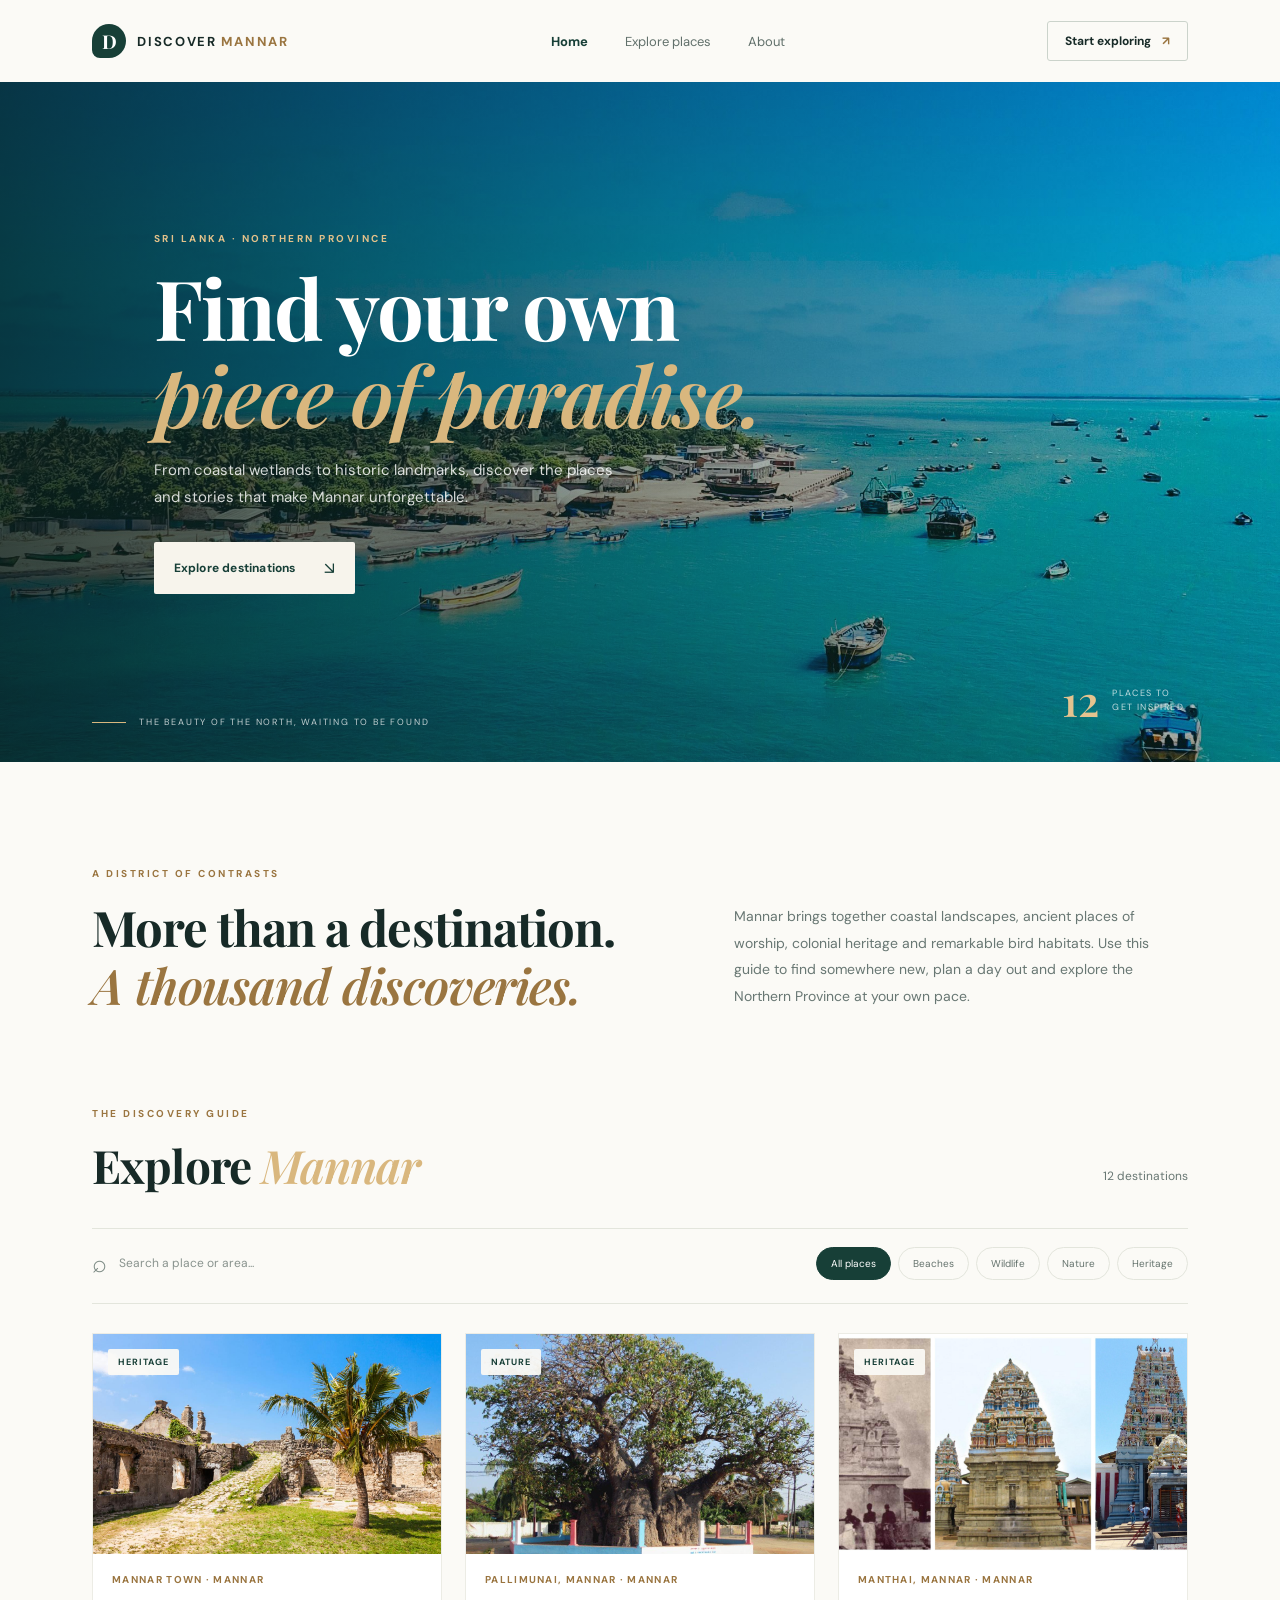
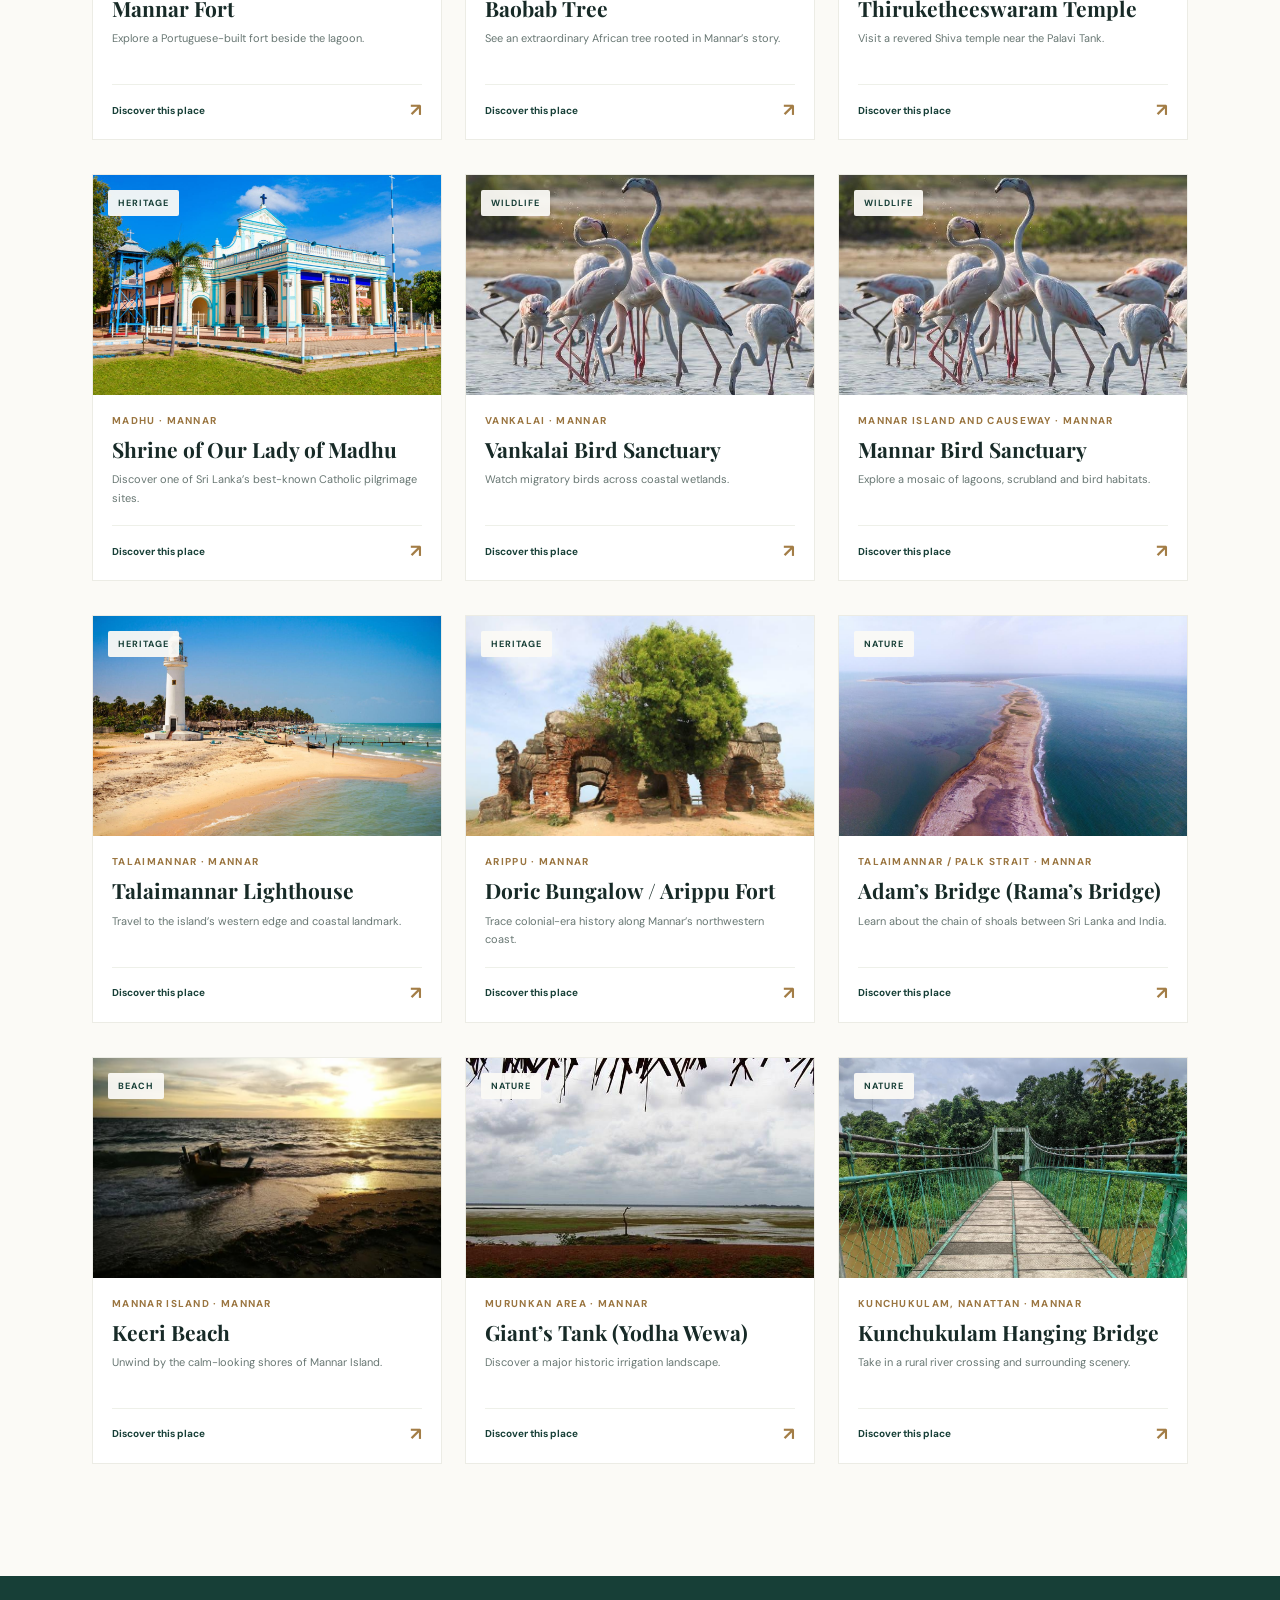
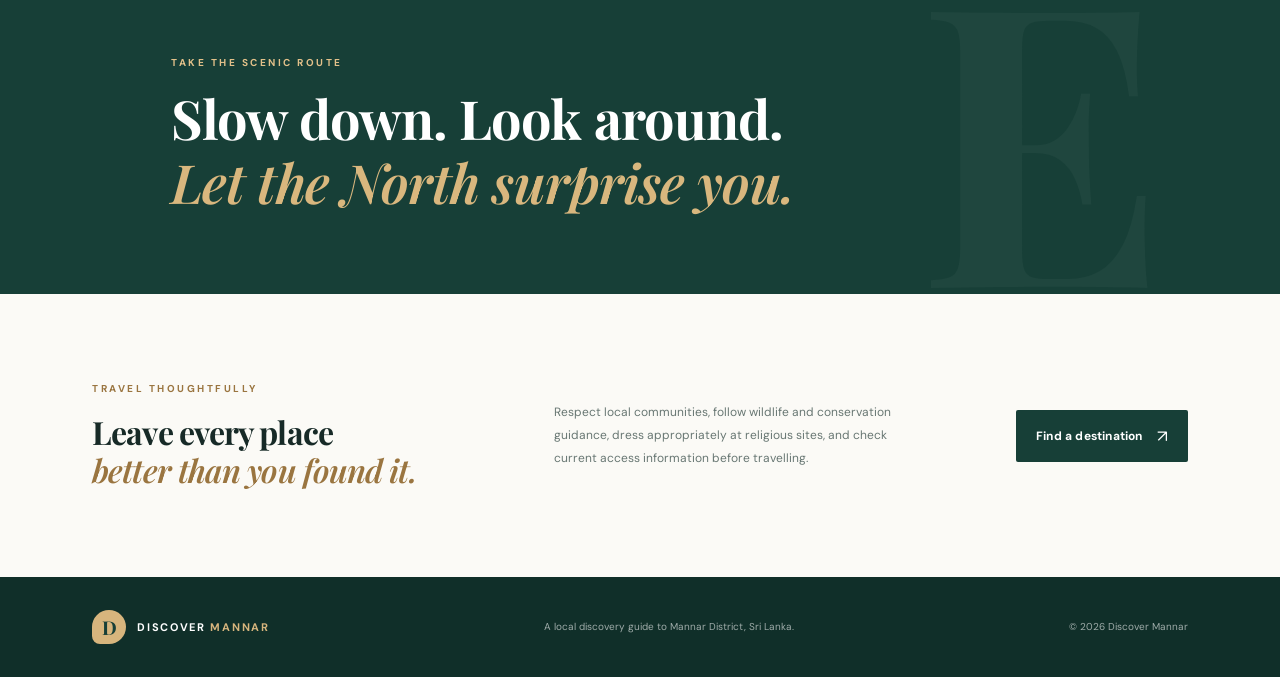
<file: index.html>
<!DOCTYPE html>
<html lang="en">
<head>
  <meta charset="UTF-8">
  <meta name="viewport" content="width=device-width, initial-scale=1.0">
  <meta name="description" content="Discover the beaches, wildlife, nature and heritage of Mannar District, Sri Lanka.">
  <title>Discover Mannar | Explore the North</title>
  <link rel="preconnect" href="https://fonts.googleapis.com">
  <link rel="preconnect" href="https://fonts.gstatic.com" crossorigin>
  <link href="https://fonts.googleapis.com/css2?family=DM+Sans:wght@400;500;600;700&family=Playfair+Display:wght@600;700;800&display=swap" rel="stylesheet">
  <link rel="stylesheet" href="css/style.css">
</head>
<body>
  <header class="site-header">
    <a class="brand" href="index.html"><span class="brand-mark">D</span><span>DISCOVER<span class="brand-accent"> MANNAR</span></span></a>
    <button class="menu-toggle" id="menuToggle" aria-label="Toggle navigation" aria-expanded="false">☰</button>
    <nav class="main-nav" id="mainNav">
      <a class="active" href="index.html">Home</a>
      <a href="#destinations">Explore places</a>
      <a href="#about">About</a>
    </nav>
    <a class="nav-cta" href="#destinations">Start exploring <span>↗</span></a>
  </header>

  <main>
    <section class="hero">
      <div class="hero-shade"></div>
      <div class="hero-content">
        <p class="eyebrow light">SRI LANKA · NORTHERN PROVINCE</p>
        <h1>Find your own<br><em>piece of paradise.</em></h1>
        <p class="hero-copy">From coastal wetlands to historic landmarks, discover the places and stories that make Mannar unforgettable.</p>
        <a class="button button-light" href="#destinations">Explore destinations <span>↘</span></a>
      </div>
      <div class="hero-note"><span class="note-line"></span><span>THE BEAUTY OF THE NORTH, WAITING TO BE FOUND</span></div>
      <div class="hero-count"><strong>12</strong><span>PLACES TO<br>GET INSPIRED</span></div>
    </section>

    <section class="intro section-wrap" id="about">
      <div>
        <p class="eyebrow">A DISTRICT OF CONTRASTS</p>
        <h2>More than a destination.<br><em>A thousand discoveries.</em></h2>
      </div>
      <p class="intro-copy">Mannar brings together coastal landscapes, ancient places of worship, colonial heritage and remarkable bird habitats. Use this guide to find somewhere new, plan a day out and explore the Northern Province at your own pace.</p>
    </section>

    <section class="destination-section section-wrap" id="destinations">
      <div class="section-heading">
        <div>
          <p class="eyebrow">THE DISCOVERY GUIDE</p>
          <h2>Explore <em>Mannar</em></h2>
        </div>
        <p class="result-count" id="resultCount">12 destinations</p>
      </div>

      <div class="discover-controls">
        <label class="search-box">
          <span aria-hidden="true">⌕</span>
          <input type="search" id="searchInput" placeholder="Search a place or area..." autocomplete="off">
        </label>
        <div class="filter-list" id="filterList" aria-label="Filter destinations">
          <button class="filter-chip active" data-category="All">All places</button>
          <button class="filter-chip" data-category="Beach">Beaches</button>
          <button class="filter-chip" data-category="Wildlife">Wildlife</button>
          <button class="filter-chip" data-category="Nature">Nature</button>
          <button class="filter-chip" data-category="Heritage">Heritage</button>
        </div>
      </div>

      <div class="destination-grid" id="destinationGrid" aria-live="polite"></div>
      <div class="empty-state" id="emptyState" hidden>
        <span>⌕</span><h3>No places found</h3><p>Try another name or choose a different category.</p>
        <button class="text-button" id="resetFilters">Clear filters ↗</button>
      </div>
    </section>

    <section class="quote-band">
      <div class="quote-inner">
        <p class="eyebrow light">TAKE THE SCENIC ROUTE</p>
        <h2>Slow down. Look around.<br><em>Let the North surprise you.</em></h2>
      </div>
    </section>

    <section class="visit-strip section-wrap">
      <div><p class="eyebrow">TRAVEL THOUGHTFULLY</p><h2>Leave every place<br><em>better than you found it.</em></h2></div>
      <p>Respect local communities, follow wildlife and conservation guidance, dress appropriately at religious sites, and check current access information before travelling.</p>
      <a class="button button-dark" href="#destinations">Find a destination <span>↗</span></a>
    </section>
  </main>

  <footer class="site-footer">
    <a class="brand brand-footer" href="index.html"><span class="brand-mark">D</span><span>DISCOVER<span class="brand-accent"> MANNAR</span></span></a>
    <p>A local discovery guide to Mannar District, Sri Lanka.</p>
    <span class="footer-copy">© <span id="year"></span> Discover Mannar</span>
  </footer>

  <script src="js/places.js"></script>
  <script src="js/main.js"></script>
</body>
</html>
</file>
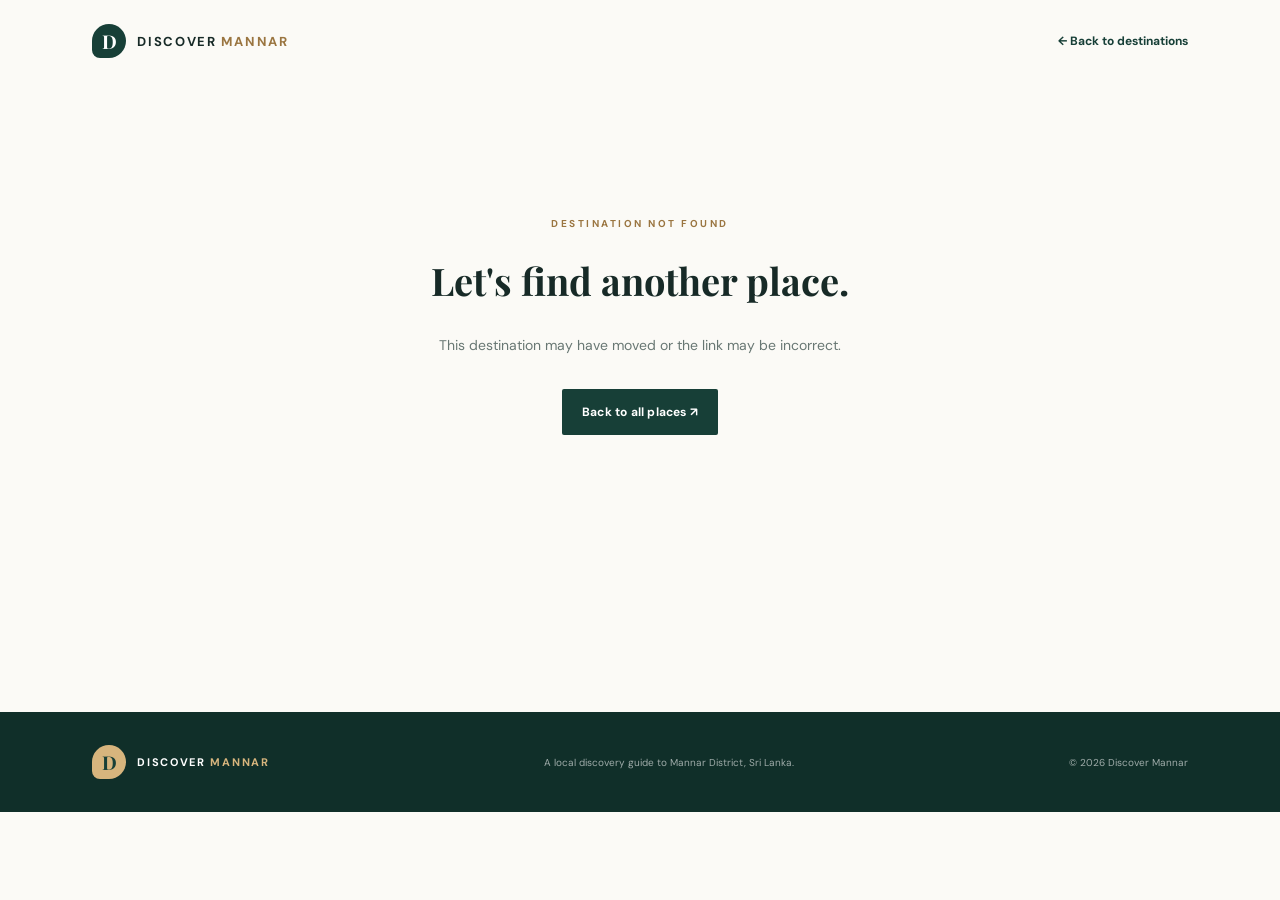
<file: details.html>
<!DOCTYPE html>
<html lang="en">
<head>
  <meta charset="UTF-8">
  <meta name="viewport" content="width=device-width, initial-scale=1.0">
  <meta name="description" content="Explore destination information and map directions for places in Mannar District.">
  <title>Place details | Discover Mannar</title>
  <link rel="preconnect" href="https://fonts.googleapis.com">
  <link rel="preconnect" href="https://fonts.gstatic.com" crossorigin>
  <link href="https://fonts.googleapis.com/css2?family=DM+Sans:wght@400;500;600;700&family=Playfair+Display:wght@600;700;800&display=swap" rel="stylesheet">
  <link rel="stylesheet" href="css/style.css">
</head>
<body class="details-page">
  <header class="site-header">
    <a class="brand" href="index.html"><span class="brand-mark">D</span><span>DISCOVER<span class="brand-accent"> MANNAR</span></span></a>
    <a class="back-link" href="index.html#destinations">← Back to destinations</a>
  </header>
  <main id="placeDetails" class="details-main section-wrap">
    <p class="loading">Loading destination...</p>
  </main>
  <footer class="site-footer">
    <a class="brand brand-footer" href="index.html"><span class="brand-mark">D</span><span>DISCOVER<span class="brand-accent"> MANNAR</span></span></a>
    <p>A local discovery guide to Mannar District, Sri Lanka.</p>
    <span class="footer-copy">© <span id="year"></span> Discover Mannar</span>
  </footer>
  <script src="js/places.js"></script>
  <script src="js/details.js"></script>
</body>
</html>
</file>
<file: css/style.css>
/* Discover Mannar — modern editorial travel guide */
:root {
  --ink: #172a27;
  --muted: #687773;
  --forest: #173f37;
  --forest-2: #24584d;
  --sand: #f4f1e9;
  --paper: #fbfaf6;
  --line: #e3e5dc;
  --accent: #d8a75b;
  --serif: "Playfair Display", Georgia, serif;
  --sans: "DM Sans", Arial, sans-serif;
}
* { box-sizing: border-box; }
html { scroll-behavior: smooth; }
body { margin: 0; background: var(--paper); color: var(--ink); font-family: var(--sans); }
a { color: inherit; text-decoration: none; }
button, input { font: inherit; }
.site-header { height: 82px; padding: 0 7.2%; display: flex; align-items: center; justify-content: space-between; background: var(--paper); position: relative; z-index: 5; }
.brand { display: inline-flex; align-items: center; gap: 11px; font-size: 13px; font-weight: 700; letter-spacing: 1.7px; }
.brand-mark { width: 34px; height: 34px; display: grid; place-items: center; background: var(--forest); color: white; border-radius: 50% 50% 50% 8px; font-family: var(--serif); font-size: 19px; letter-spacing: 0; }
.brand-accent { color: #9a7540; }
.main-nav { display: flex; gap: 37px; align-items: center; color: #61706b; font-size: 13px; }
.main-nav a { transition: color .2s; }
.main-nav a:hover, .main-nav a.active { color: var(--forest); }
.main-nav a.active { font-weight: 700; }
.nav-cta { border: 1px solid #cbd3cb; padding: 11px 17px; border-radius: 3px; font-size: 12px; font-weight: 700; }
.nav-cta span { color: #9a7540; padding-left: 8px; }
.menu-toggle { display: none; border: 0; background: transparent; font-size: 24px; color: var(--forest); }
.hero { min-height: 590px; height: min(680px, 74vw); position: relative; display: flex; align-items: center; padding: 0 12%; color: white; overflow: hidden; background: #304b40 url("../assets/bg_place.jpg") center 52%/cover no-repeat; }
.hero-shade { position: absolute; inset: 0; background: linear-gradient(90deg, rgba(9,30,26,.78), rgba(12,36,31,.36) 58%, rgba(12,36,31,.06)), linear-gradient(0deg, rgba(9,30,26,.26), transparent 50%); }
.hero-content { position: relative; z-index: 1; max-width: 660px; padding-bottom: 18px; }
.eyebrow { font-size: 10px; font-weight: 700; letter-spacing: 2.5px; color: #9a7540; margin: 0 0 18px; }
.eyebrow.light { color: #e3c18a; }
.hero h1 { font: 700 clamp(48px, 6.5vw, 83px)/1.05 var(--serif); letter-spacing: -2px; margin: 0 0 20px; }
.hero h1 em, h2 em { font-weight: 600; color: #d9b77e; }
.hero-copy { color: rgba(255,255,255,.83); font-size: 15px; line-height: 1.8; max-width: 470px; margin: 0 0 31px; }
.button { display: inline-flex; align-items: center; gap: 28px; padding: 15px 20px; font-size: 12px; font-weight: 700; letter-spacing: .2px; transition: transform .2s, background .2s; border-radius: 2px; }
.button:hover { transform: translateY(-2px); }
.button-light { background: #f7f4ec; color: var(--forest); }
.button-dark { background: var(--forest); color: white; }
.button span { font-size: 17px; font-weight: 400; }
.hero-note { position: absolute; bottom: 34px; left: 7.2%; display: flex; gap: 13px; align-items: center; color: rgba(255,255,255,.75); font-size: 9px; letter-spacing: 1.8px; }
.note-line { width: 34px; height: 1px; background: #d9b77e; }
.hero-count { position: absolute; right: 7.5%; bottom: 34px; display: flex; align-items: center; gap: 13px; }
.hero-count strong { font: 600 42px var(--serif); color: #e4c38f; }
.hero-count span { font-size: 9px; line-height: 1.6; letter-spacing: 1.4px; color: rgba(255,255,255,.75); }
.section-wrap { width: min(1120px, 85.6%); margin: auto; }
.intro { display: grid; grid-template-columns: 1.1fr .9fr; gap: 8%; align-items: end; padding-top: 105px; padding-bottom: 93px; }
h2 { font: 700 clamp(34px, 4vw, 49px)/1.18 var(--serif); letter-spacing: -.9px; margin: 0; }
.intro h2 em, .visit-strip h2 em { color: #9a7540; }
.intro-copy { max-width: 460px; color: var(--muted); font-size: 14px; line-height: 1.9; margin: 0 0 4px; }
.destination-section { padding-bottom: 112px; }
.section-heading { display: flex; justify-content: space-between; align-items: end; margin-bottom: 36px; }
.section-heading h2 { font-size: 46px; }
.result-count { font-size: 12px; color: var(--muted); margin: 0 0 8px; }
.discover-controls { display: flex; align-items: center; justify-content: space-between; gap: 22px; padding: 18px 0 23px; border-top: 1px solid var(--line); border-bottom: 1px solid var(--line); margin-bottom: 29px; }
.search-box { display: flex; align-items: center; gap: 10px; min-width: 260px; color: #7c8a84; }
.search-box span { font-size: 25px; line-height: 1; }
.search-box input { width: 100%; border: 0; outline: 0; background: transparent; color: var(--ink); font-size: 12px; }
.search-box input::placeholder { color: #89938e; }
.filter-list { display: flex; flex-wrap: wrap; justify-content: flex-end; gap: 7px; }
.filter-chip { border: 1px solid var(--line); background: transparent; color: #65736d; border-radius: 30px; padding: 9px 14px; font-size: 10px; cursor: pointer; transition: all .2s; }
.filter-chip:hover, .filter-chip.active { background: var(--forest); color: white; border-color: var(--forest); }
.destination-grid { display: grid; grid-template-columns: repeat(3, 1fr); gap: 34px 23px; }
.destination-card { min-width: 0; background: white; border: 1px solid #ecece5; transition: transform .25s, box-shadow .25s; }
.destination-card:hover { transform: translateY(-5px); box-shadow: 0 15px 35px rgba(24,54,46,.1); }
.card-image { height: 220px; position: relative; overflow: hidden; background: #dce3dc; }
.card-image img { width: 100%; height: 100%; display: block; object-fit: cover; transition: transform .55s; }
.destination-card:hover .card-image img { transform: scale(1.05); }
.card-category { position: absolute; left: 15px; top: 15px; background: rgba(251,250,246,.94); color: var(--forest); border-radius: 2px; padding: 7px 10px; font-size: 9px; text-transform: uppercase; letter-spacing: 1px; font-weight: 700; }
.card-body { padding: 19px 19px 17px; }
.card-area { color: #9a7540; font-size: 10px; font-weight: 700; letter-spacing: 1.3px; text-transform: uppercase; margin: 0 0 9px; }
.card-body h3 { font: 700 21px/1.25 var(--serif); margin: 0 0 8px; }
.card-body > p:not(.card-area) { color: var(--muted); font-size: 11px; line-height: 1.7; min-height: 38px; margin: 0 0 17px; }
.card-link { display: flex; justify-content: space-between; align-items: center; border-top: 1px solid #eef0e9; padding-top: 13px; color: var(--forest); font-size: 10px; font-weight: 700; }
.card-link span { font-size: 18px; color: #a37d46; }
.empty-state { text-align: center; padding: 60px 15px; color: var(--muted); }
.empty-state > span { font-size: 38px; color: #9a7540; }
.empty-state h3 { color: var(--ink); font: 700 25px var(--serif); margin: 10px 0; }
.empty-state p { font-size: 13px; }
.text-button { border: 0; background: transparent; color: var(--forest); font-weight: 700; cursor: pointer; padding: 10px; }
.quote-band { background: var(--forest); color: white; padding: 80px 7.2%; position: relative; overflow: hidden; }
.quote-band:after { content: "E"; position: absolute; right: 9%; top: -110px; font: 700 390px var(--serif); color: rgba(255,255,255,.035); }
.quote-inner { width: min(1120px, 85.6%); margin: auto; position: relative; z-index: 1; }
.quote-band h2 { font-size: clamp(35px, 4.5vw, 54px); }
.visit-strip { display: grid; grid-template-columns: 1fr 1fr auto; gap: 35px; align-items: center; padding-top: 88px; padding-bottom: 88px; }
.visit-strip h2 { font-size: 32px; }
.visit-strip > p { font-size: 12px; color: var(--muted); line-height: 1.9; max-width: 350px; }
.visit-strip .button { white-space: nowrap; gap: 14px; }
.site-footer { min-height: 100px; background: #102f29; color: rgba(255,255,255,.75); padding: 25px 7.2%; display: flex; align-items: center; justify-content: space-between; gap: 20px; }
.brand-footer { color: white; font-size: 11px; }
.brand-footer .brand-mark { background: #d7b57d; color: #173f37; }
.brand-footer .brand-accent { color: #d7b57d; }
.site-footer p, .footer-copy { font-size: 10px; color: rgba(255,255,255,.6); }
.back-link { color: var(--forest); font-size: 12px; font-weight: 700; }
.details-main { padding-top: 45px; padding-bottom: 95px; min-height: 70vh; }
.breadcrumb { font-size: 11px; color: var(--muted); margin-bottom: 25px; }
.breadcrumb a { color: var(--forest); font-weight: 700; }
.detail-cover { height: min(480px, 48vw); min-height: 270px; width: 100%; object-fit: cover; display: block; background: #dce3dc; }
.detail-heading { display: flex; justify-content: space-between; align-items: end; gap: 25px; margin: 33px 0 35px; }
.detail-heading h1 { font: 700 clamp(38px, 5vw, 60px)/1.1 var(--serif); margin: 0; }
.detail-heading .card-area { margin-bottom: 12px; }
.detail-content { display: grid; grid-template-columns: 1.4fr .8fr; gap: 9%; }
.detail-description { font-size: 14px; color: var(--muted); line-height: 1.9; margin: 0 0 30px; }
.detail-content h2 { font-size: 25px; margin: 0 0 17px; }
.highlight-list { list-style: none; padding: 0; margin: 0 0 32px; display: grid; gap: 12px; }
.highlight-list li { font-size: 12px; color: var(--muted); }
.highlight-list li:before { content: "✓"; color: #9a7540; font-weight: 700; margin-right: 11px; }
.info-panel { background: #f1f0e8; padding: 25px; align-self: start; }
.info-panel h3 { font: 700 20px var(--serif); margin: 0 0 18px; }
.info-row { padding: 13px 0; border-top: 1px solid #dddfd5; }
.info-row strong { display: block; font-size: 10px; letter-spacing: 1px; text-transform: uppercase; color: #8b754e; margin-bottom: 7px; }
.info-row p { margin: 0; color: #5d6c66; font-size: 11px; line-height: 1.7; }
.map-button { margin-top: 17px; width: 100%; justify-content: center; }
.not-found { padding: 90px 0; text-align: center; }
.not-found h1 { font: 700 38px var(--serif); }
.loading { color: var(--muted); padding: 60px 0; }
@media (max-width: 900px) {
  .site-header { padding: 0 5%; }
  .hero { padding: 0 8%; }
  .section-wrap, .quote-inner { width: 88%; }
  .destination-grid { grid-template-columns: repeat(2, 1fr); }
  .discover-controls { align-items: flex-start; flex-direction: column; }
  .filter-list { justify-content: flex-start; }
  .visit-strip { grid-template-columns: 1fr 1fr; }
  .visit-strip .button { grid-column: 1 / -1; justify-self: start; }
}
@media (max-width: 620px) {
  .site-header { height: 70px; }
  .menu-toggle { display: block; margin-left: auto; margin-right: 14px; }
  .nav-cta { display: none; }
  .main-nav { display: none; position: absolute; top: 70px; left: 0; right: 0; padding: 18px 7%; background: var(--paper); border-top: 1px solid var(--line); flex-direction: column; align-items: flex-start; gap: 18px; box-shadow: 0 12px 20px rgba(0,0,0,.06); }
  .main-nav.open { display: flex; }
  .hero { min-height: 570px; height: 78vh; padding: 0 7%; background-position: 58% center; }
  .hero h1 { font-size: clamp(45px, 12vw, 62px); letter-spacing: -1.5px; }
  .hero-copy { font-size: 13px; }
  .hero-note { left: 7%; bottom: 25px; font-size: 7px; letter-spacing: 1px; }
  .hero-count { right: 7%; bottom: 21px; gap: 7px; }
  .hero-count strong { font-size: 31px; }
  .hero-count span { font-size: 7px; }
  .section-wrap, .quote-inner { width: 86%; }
  .intro { grid-template-columns: 1fr; gap: 22px; padding-top: 70px; padding-bottom: 65px; }
  .intro-copy { font-size: 13px; }
  .section-heading { align-items: flex-start; flex-direction: column; gap: 10px; margin-bottom: 25px; }
  .section-heading h2 { font-size: 39px; }
  .destination-section { padding-bottom: 75px; }
  .discover-controls { gap: 16px; padding-top: 14px; }
  .search-box { min-width: 0; width: 100%; }
  .filter-list { gap: 6px; }
  .filter-chip { padding: 8px 11px; font-size: 9px; }
  .destination-grid { grid-template-columns: 1fr; gap: 20px; }
  .card-image { height: 235px; }
  .card-body h3 { font-size: 23px; }
  .quote-band { padding: 65px 0; }
  .quote-band h2 { font-size: 37px; }
  .visit-strip { grid-template-columns: 1fr; gap: 15px; padding-top: 65px; padding-bottom: 65px; }
  .visit-strip .button { grid-column: auto; }
  .site-footer { flex-direction: column; align-items: flex-start; padding: 28px 7%; gap: 10px; }
  .details-main { padding-top: 25px; }
  .detail-cover { height: 270px; }
  .detail-heading { align-items: flex-start; flex-direction: column; margin: 25px 0; }
  .detail-heading h1 { font-size: 39px; }
  .detail-content { grid-template-columns: 1fr; gap: 30px; }
}
</file>
